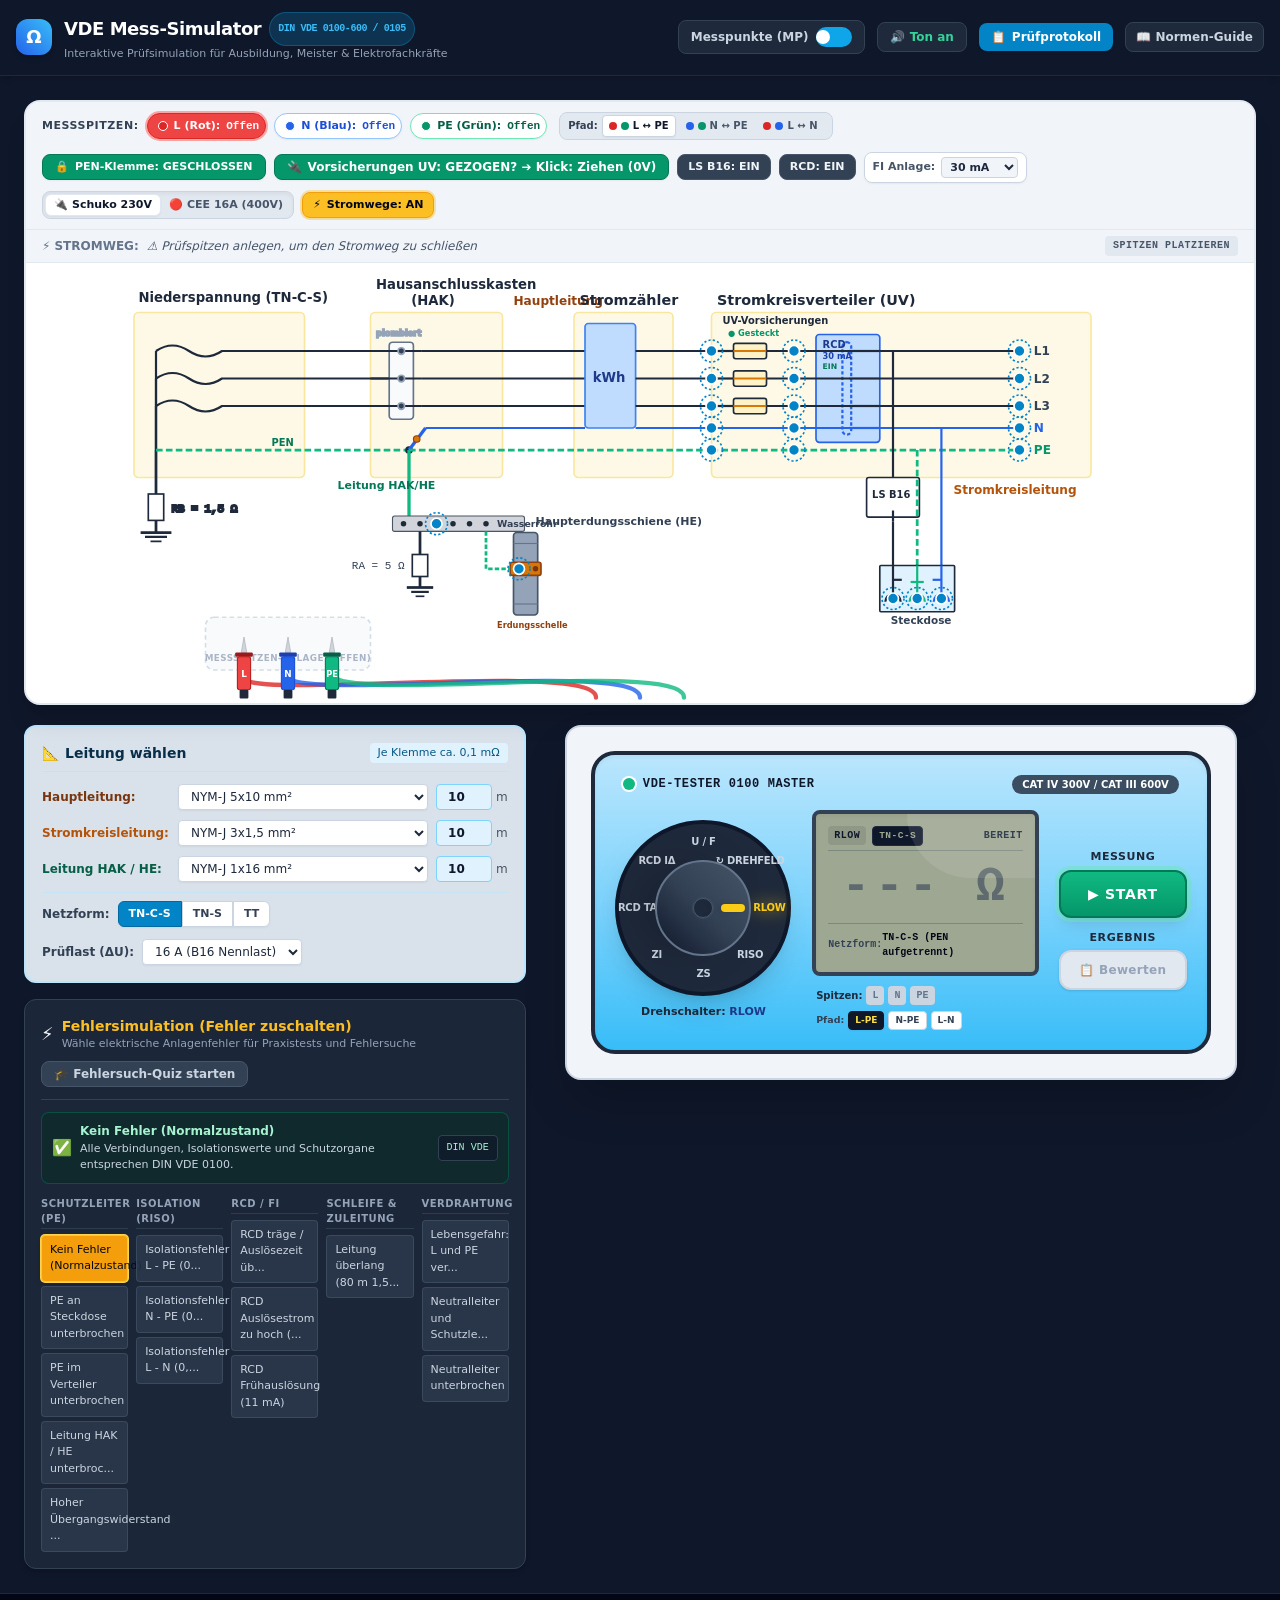
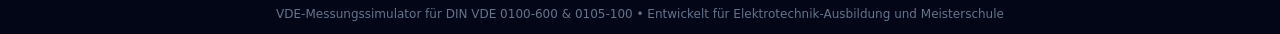
<file: public/vde/index.html>
<!doctype html>
<html lang="de">
  <head>
    <script type="module" crossorigin src="./assets/polyfills-BHfPNikV.js"></script>

    <meta charset="UTF-8" />
    <link rel="icon" type="image/svg+xml" href="data:image/svg+xml,<svg xmlns='http://www.w3.org/2000/svg' viewBox='0 0 100 100'><text y='.9em' font-size='90'>⚡</text></svg>" />
    <meta name="viewport" content="width=device-width, initial-scale=1.0" />
    <title>VDE Mess-Simulator 0100/0105 | Interaktives Prüflabor</title>
    <script type="module" crossorigin src="./assets/index-DnMtIAmY.js"></script>
    <link rel="stylesheet" crossorigin href="./assets/index-CaqwS4kN.css">
    <script type="module">import'data:text/javascript,if(!import.meta.resolve)throw Error("import.meta.resolve not supported")';import.meta.url;import("_").catch(()=>1);(async function*(){})().next();window.__vite_is_modern_browser=true</script>
    <script type="module">!function(){if(window.__vite_is_modern_browser)return;console.warn("vite: loading legacy chunks, syntax error above and the same error below should be ignored");var e=document.getElementById("vite-legacy-polyfill"),n=document.createElement("script");n.src=e.src,n.onload=function(){System.import(document.getElementById('vite-legacy-entry').getAttribute('data-src'))},document.body.appendChild(n)}();</script>
  </head>
  <body>
    <div id="root"></div>
    <script nomodule>!function(){var e=document,t=e.createElement("script");if(!("noModule"in t)&&"onbeforeload"in t){var n=!1;e.addEventListener("beforeload",(function(e){if(e.target===t)n=!0;else if(!e.target.hasAttribute("nomodule")||!n)return;e.preventDefault()}),!0),t.type="module",t.src=".",e.head.appendChild(t),t.remove()}}();</script>
    <script nomodule crossorigin id="vite-legacy-polyfill" src="./assets/polyfills-legacy-Czb-5ncu.js"></script>
    <script nomodule crossorigin id="vite-legacy-entry" data-src="./assets/index-legacy-0ul-Tb6W.js">System.import(document.getElementById('vite-legacy-entry').getAttribute('data-src'))</script>
  </body>
</html>
</file>
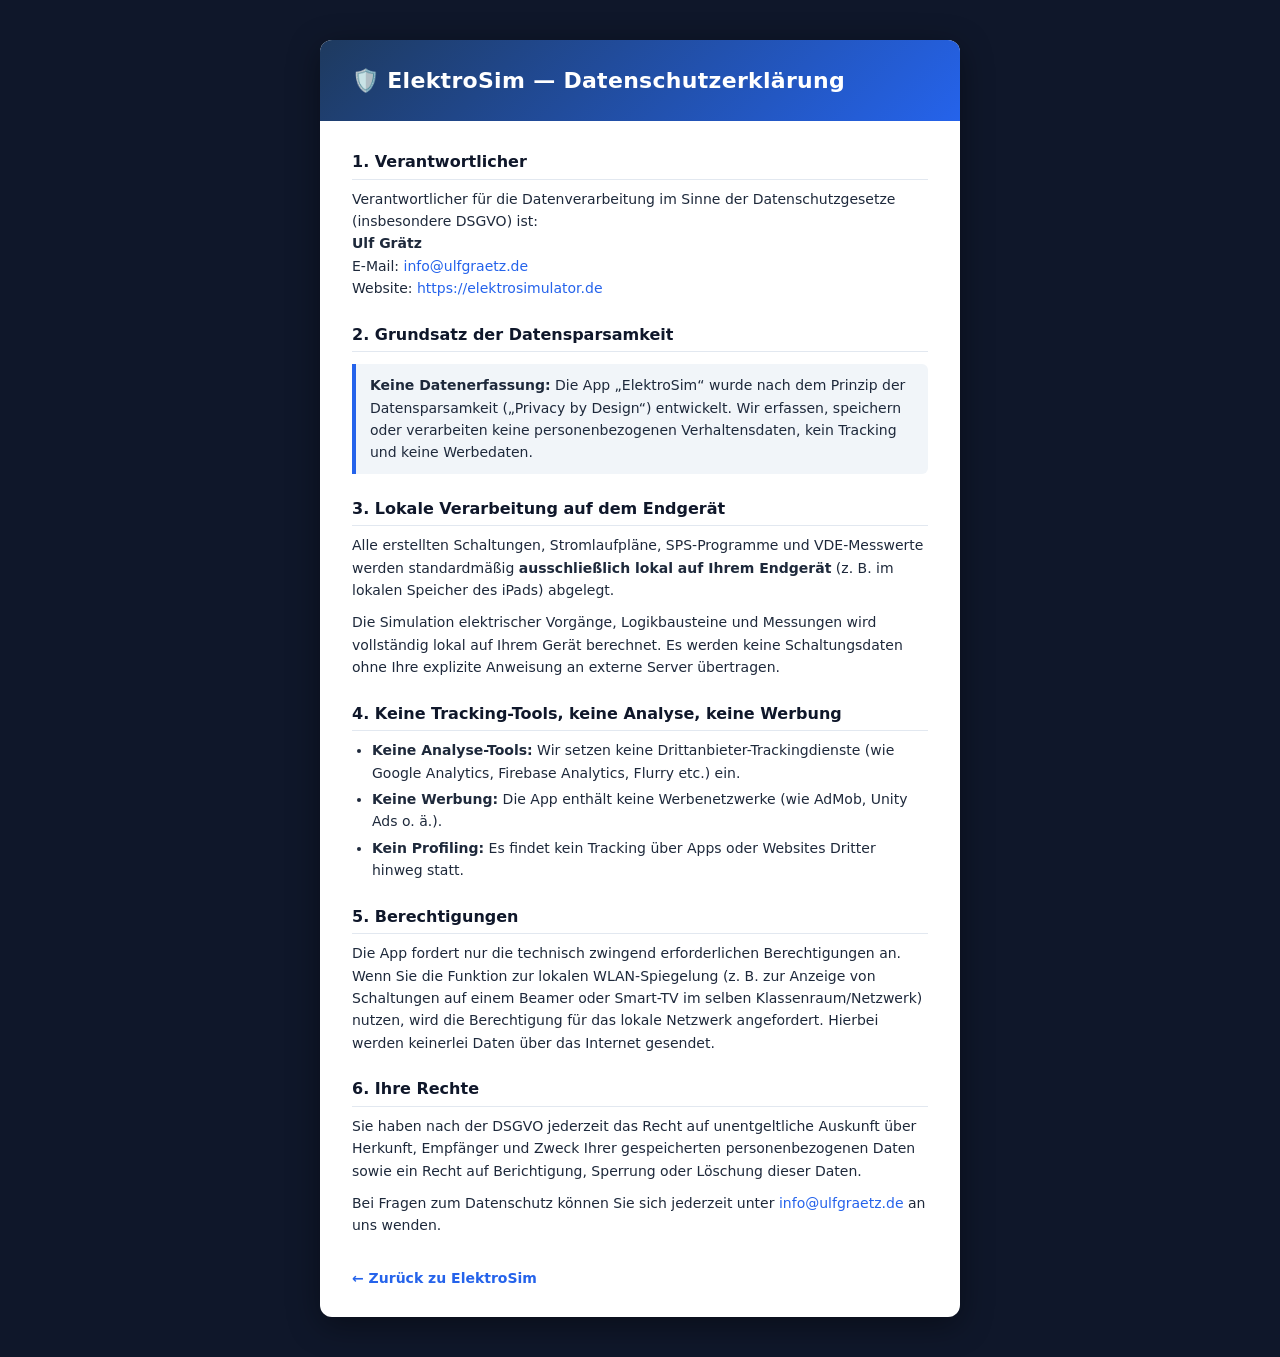
<file: public/datenschutz.html>
<!DOCTYPE html>
<html lang="de">
<head>
<meta charset="utf-8">
<meta name="viewport" content="width=device-width,initial-scale=1">
<title>ElektroSim — Datenschutzerklärung</title>
<style>
  *{box-sizing:border-box;margin:0;padding:0}
  body{font-family:'Segoe UI',system-ui,-apple-system,sans-serif;background:#0f172a;min-height:100vh;display:flex;align-items:center;justify-content:center;padding:40px 16px}
  .card{background:#fff;border-radius:12px;box-shadow:0 8px 32px rgba(0,0,0,.4);width:100%;max-width:640px;overflow:hidden}
  .card-header{background:linear-gradient(135deg,#1e3a5f,#2563eb);padding:28px 32px;color:#fff}
  .card-header h1{font-size:22px;font-weight:700;letter-spacing:.3px}
  .card-body{padding:28px 32px;color:#1e293b;line-height:1.6;font-size:14px}
  h2{font-size:16px;margin:22px 0 8px;color:#0f172a;border-bottom:1px solid #e2e8f0;padding-bottom:4px}
  h2:first-child{margin-top:0}
  p{margin-bottom:10px}
  ul{margin:8px 0 14px 20px}
  li{margin-bottom:4px}
  a{color:#2563eb;text-decoration:none}
  a:hover{text-decoration:underline}
  .highlight{background:#f1f5f9;border-left:4px solid #2563eb;padding:10px 14px;border-radius:0 6px 6px 0;margin:12px 0}
  .back{display:inline-block;margin-top:20px;font-size:14px;font-weight:600}
</style>
</head>
<body>
<div class="card">
  <div class="card-header">
    <h1>🛡️ ElektroSim — Datenschutzerklärung</h1>
  </div>
  <div class="card-body">
    <h2>1. Verantwortlicher</h2>
    <p>
      Verantwortlicher für die Datenverarbeitung im Sinne der Datenschutzgesetze (insbesondere DSGVO) ist:<br>
      <strong>Ulf Grätz</strong><br>
      E-Mail: <a href="mailto:info@ulfgraetz.de">info@ulfgraetz.de</a><br>
      Website: <a href="https://elektrosimulator.de">https://elektrosimulator.de</a>
    </p>

    <h2>2. Grundsatz der Datensparsamkeit</h2>
    <div class="highlight">
      <strong>Keine Datenerfassung:</strong> Die App „ElektroSim“ wurde nach dem Prinzip der Datensparsamkeit („Privacy by Design“) entwickelt. Wir erfassen, speichern oder verarbeiten keine personenbezogenen Verhaltensdaten, kein Tracking und keine Werbedaten.
    </div>

    <h2>3. Lokale Verarbeitung auf dem Endgerät</h2>
    <p>
      Alle erstellten Schaltungen, Stromlaufpläne, SPS-Programme und VDE-Messwerte werden standardmäßig <strong>ausschließlich lokal auf Ihrem Endgerät</strong> (z. B. im lokalen Speicher des iPads) abgelegt.
    </p>
    <p>
      Die Simulation elektrischer Vorgänge, Logikbausteine und Messungen wird vollständig lokal auf Ihrem Gerät berechnet. Es werden keine Schaltungsdaten ohne Ihre explizite Anweisung an externe Server übertragen.
    </p>

    <h2>4. Keine Tracking-Tools, keine Analyse, keine Werbung</h2>
    <ul>
      <li><strong>Keine Analyse-Tools:</strong> Wir setzen keine Drittanbieter-Trackingdienste (wie Google Analytics, Firebase Analytics, Flurry etc.) ein.</li>
      <li><strong>Keine Werbung:</strong> Die App enthält keine Werbenetzwerke (wie AdMob, Unity Ads o. ä.).</li>
      <li><strong>Kein Profiling:</strong> Es findet kein Tracking über Apps oder Websites Dritter hinweg statt.</li>
    </ul>

    <h2>5. Berechtigungen</h2>
    <p>
      Die App fordert nur die technisch zwingend erforderlichen Berechtigungen an. Wenn Sie die Funktion zur lokalen WLAN-Spiegelung (z. B. zur Anzeige von Schaltungen auf einem Beamer oder Smart-TV im selben Klassenraum/Netzwerk) nutzen, wird die Berechtigung für das lokale Netzwerk angefordert. Hierbei werden keinerlei Daten über das Internet gesendet.
    </p>

    <h2>6. Ihre Rechte</h2>
    <p>
      Sie haben nach der DSGVO jederzeit das Recht auf unentgeltliche Auskunft über Herkunft, Empfänger und Zweck Ihrer gespeicherten personenbezogenen Daten sowie ein Recht auf Berichtigung, Sperrung oder Löschung dieser Daten.
    </p>
    <p>
      Bei Fragen zum Datenschutz können Sie sich jederzeit unter <a href="mailto:info@ulfgraetz.de">info@ulfgraetz.de</a> an uns wenden.
    </p>

    <a class="back" href="https://elektrosimulator.de">← Zurück zu ElektroSim</a>
  </div>
</div>
</body>
</html>
</file>
<file: public/vde/assets/index-CaqwS4kN.css>
*,:before,:after,::backdrop{--tw-border-spacing-x:0;--tw-border-spacing-y:0;--tw-translate-x:0;--tw-translate-y:0;--tw-rotate:0;--tw-skew-x:0;--tw-skew-y:0;--tw-scale-x:1;--tw-scale-y:1;--tw-pan-x: ;--tw-pan-y: ;--tw-pinch-zoom: ;--tw-scroll-snap-strictness:proximity;--tw-gradient-from-position: ;--tw-gradient-via-position: ;--tw-gradient-to-position: ;--tw-ordinal: ;--tw-slashed-zero: ;--tw-numeric-figure: ;--tw-numeric-spacing: ;--tw-numeric-fraction: ;--tw-ring-inset: ;--tw-ring-offset-width:0px;--tw-ring-offset-color:#fff;--tw-ring-color:rgba(59,130,246,.5);--tw-ring-offset-shadow:0 0 transparent;--tw-ring-shadow:0 0 transparent;--tw-shadow:0 0 transparent;--tw-shadow-colored:0 0 transparent;--tw-blur: ;--tw-brightness: ;--tw-contrast: ;--tw-grayscale: ;--tw-hue-rotate: ;--tw-invert: ;--tw-saturate: ;--tw-sepia: ;--tw-drop-shadow: ;--tw-backdrop-blur: ;--tw-backdrop-brightness: ;--tw-backdrop-contrast: ;--tw-backdrop-grayscale: ;--tw-backdrop-hue-rotate: ;--tw-backdrop-invert: ;--tw-backdrop-opacity: ;--tw-backdrop-saturate: ;--tw-backdrop-sepia: ;--tw-contain-size: ;--tw-contain-layout: ;--tw-contain-paint: ;--tw-contain-style: }*,:before,:after{box-sizing:border-box;border:0 solid #e5e7eb}:before,:after{--tw-content:""}html,:host{-webkit-text-size-adjust:100%;tab-size:4;font-feature-settings:normal;font-variation-settings:normal;-webkit-tap-highlight-color:transparent;font-family:ui-sans-serif,system-ui,sans-serif,Apple Color Emoji,Segoe UI Emoji,Segoe UI Symbol,Noto Color Emoji;line-height:1.5}body{line-height:inherit;margin:0}hr{height:0;color:inherit;border-top-width:1px}abbr:where([title]){text-decoration:underline dotted}h1,h2,h3,h4,h5,h6{font-size:inherit;font-weight:inherit}a{color:inherit;text-decoration:inherit}b,strong{font-weight:bolder}code,kbd,samp,pre{font-feature-settings:normal;font-variation-settings:normal;font-family:ui-monospace,SFMono-Regular,Menlo,Monaco,Consolas,Liberation Mono,Courier New,monospace;font-size:1em}small{font-size:80%}sub,sup{vertical-align:baseline;font-size:75%;line-height:0;position:relative}sub{bottom:-.25em}sup{top:-.5em}table{text-indent:0;border-color:inherit;border-collapse:collapse}button,input,optgroup,select,textarea{font-feature-settings:inherit;font-variation-settings:inherit;font-family:inherit;font-size:100%;font-weight:inherit;line-height:inherit;letter-spacing:inherit;color:inherit;margin:0;padding:0}button,select{text-transform:none}button{-webkit-appearance:button;background-color:transparent;background-image:none}input:where([type=button]){-webkit-appearance:button;background-color:transparent;background-image:none}input:where([type=reset]){-webkit-appearance:button;background-color:transparent;background-image:none}input:where([type=submit]){-webkit-appearance:button;background-color:transparent;background-image:none}:-moz-focusring{outline:auto}:-moz-ui-invalid{box-shadow:none}progress{vertical-align:baseline}::-webkit-inner-spin-button{height:auto}::-webkit-outer-spin-button{height:auto}[type=search]{-webkit-appearance:textfield;outline-offset:-2px}::-webkit-search-decoration{-webkit-appearance:none}::-webkit-file-upload-button{-webkit-appearance:button;font:inherit}summary{display:list-item}blockquote,dl,dd,h1,h2,h3,h4,h5,h6,hr,figure,p,pre{margin:0}fieldset{margin:0;padding:0}legend{padding:0}ol,ul,menu{margin:0;padding:0;list-style:none}dialog{padding:0}textarea{resize:vertical}input::-moz-placeholder{opacity:1;color:#9ca3af}textarea::-moz-placeholder{opacity:1;color:#9ca3af}input::placeholder,textarea::placeholder{opacity:1;color:#9ca3af}button,[role=button]{cursor:pointer}:disabled{cursor:default}img,svg,video,canvas,audio,iframe,embed,object{vertical-align:middle;display:block}img,video{max-width:100%;height:auto}[hidden]:where(:not([hidden=until-found])){display:none}body{--tw-bg-opacity:1;background-color:rgba(15,23,42,var(--tw-bg-opacity,1));--tw-text-opacity:1;min-height:100vh;color:rgba(241,245,249,var(--tw-text-opacity,1));-webkit-font-smoothing:antialiased;-moz-osx-font-smoothing:grayscale;margin:0;padding:0;font-family:ui-sans-serif,system-ui,sans-serif,Apple Color Emoji,Segoe UI Emoji,Segoe UI Symbol,Noto Color Emoji}.pointer-events-none{pointer-events:none}.fixed{position:fixed}.absolute{position:absolute}.relative{position:relative}.inset-0{top:0;bottom:0;left:0;right:0}.right-0{right:0}.right-2{right:.5rem}.top-0{top:0}.top-1{top:.25rem}.top-2{top:.5rem}.z-50{z-index:50}.mx-auto{margin-left:auto;margin-right:auto}.mb-1{margin-bottom:.25rem}.mb-3{margin-bottom:.75rem}.mb-4{margin-bottom:1rem}.ml-1{margin-left:.25rem}.mt-0\.5{margin-top:.125rem}.mt-1{margin-top:.25rem}.mt-2{margin-top:.5rem}.mt-2\.5{margin-top:.625rem}.mt-4{margin-top:1rem}.block{display:block}.inline-block{display:inline-block}.flex{display:flex}.inline-flex{display:inline-flex}.table{display:table}.grid{display:grid}.h-10{height:2.5rem}.h-16{height:4rem}.h-2{height:.5rem}.h-2\.5{height:.625rem}.h-24{height:6rem}.h-3{height:.75rem}.h-3\.5{height:.875rem}.h-44{height:11rem}.h-5{height:1.25rem}.h-6{height:1.5rem}.h-7{height:1.75rem}.h-8{height:2rem}.h-9{height:2.25rem}.h-auto{height:auto}.max-h-64{max-height:16rem}.max-h-\[90vh\]{max-height:90vh}.min-h-\[165px\]{min-height:165px}.min-h-screen{min-height:100vh}.w-14{width:3.5rem}.w-2{width:.5rem}.w-2\.5{width:.625rem}.w-24{width:6rem}.w-3{width:.75rem}.w-3\.5{width:.875rem}.w-32{width:8rem}.w-44{width:11rem}.w-5{width:1.25rem}.w-8{width:2rem}.w-9{width:2.25rem}.w-full{width:100%}.min-w-\[800px\]{min-width:800px}.max-w-2xl{max-width:42rem}.max-w-3xl{max-width:48rem}.max-w-4xl{max-width:56rem}.max-w-7xl{max-width:80rem}.max-w-lg{max-width:32rem}.max-w-xl{max-width:36rem}.flex-1{flex:1}.shrink-0{flex-shrink:0}.border-collapse{border-collapse:collapse}.translate-x-1{--tw-translate-x:.25rem;transform:translate(var(--tw-translate-x), var(--tw-translate-y)) rotate(var(--tw-rotate)) skewX(var(--tw-skew-x)) skewY(var(--tw-skew-y)) scaleX(var(--tw-scale-x)) scaleY(var(--tw-scale-y))}.scale-110{--tw-scale-x:1.1;--tw-scale-y:1.1;transform:translate(var(--tw-translate-x), var(--tw-translate-y)) rotate(var(--tw-rotate)) skewX(var(--tw-skew-x)) skewY(var(--tw-skew-y)) scaleX(var(--tw-scale-x)) scaleY(var(--tw-scale-y))}.transform{transform:translate(var(--tw-translate-x), var(--tw-translate-y)) rotate(var(--tw-rotate)) skewX(var(--tw-skew-x)) skewY(var(--tw-skew-y)) scaleX(var(--tw-scale-x)) scaleY(var(--tw-scale-y))}@keyframes bounce{0%,to{animation-timing-function:cubic-bezier(.8,0,1,1);transform:translateY(-25%)}50%{animation-timing-function:cubic-bezier(0,0,.2,1);transform:none}}.animate-bounce{animation:1s infinite bounce}@keyframes pulse{50%{opacity:.5}}.animate-pulse{animation:2s cubic-bezier(.4,0,.6,1) infinite pulse}.cursor-grab{cursor:grab}.cursor-not-allowed{cursor:not-allowed}.cursor-pointer{cursor:pointer}.touch-none{touch-action:none}.select-none{user-select:none}.grid-cols-1{grid-template-columns:repeat(1,minmax(0,1fr))}.grid-cols-2{grid-template-columns:repeat(2,minmax(0,1fr))}.grid-cols-3{grid-template-columns:repeat(3,minmax(0,1fr))}.flex-col{flex-direction:column}.flex-wrap{flex-wrap:wrap}.items-start{align-items:flex-start}.items-center{align-items:center}.items-baseline{align-items:baseline}.justify-end{justify-content:flex-end}.justify-center{justify-content:center}.justify-between{justify-content:space-between}.gap-1{gap:.25rem}.gap-1\.5{gap:.375rem}.gap-2{gap:.5rem}.gap-3{gap:.75rem}.gap-4{gap:1rem}.gap-5{gap:1.25rem}.space-x-1>:not([hidden])~:not([hidden]){--tw-space-x-reverse:0;margin-right:calc(.25rem * var(--tw-space-x-reverse));margin-left:calc(.25rem * calc(1 - var(--tw-space-x-reverse)))}.space-y-1>:not([hidden])~:not([hidden]){--tw-space-y-reverse:0;margin-top:calc(.25rem * calc(1 - var(--tw-space-y-reverse)));margin-bottom:calc(.25rem * var(--tw-space-y-reverse))}.space-y-1\.5>:not([hidden])~:not([hidden]){--tw-space-y-reverse:0;margin-top:calc(.375rem * calc(1 - var(--tw-space-y-reverse)));margin-bottom:calc(.375rem * var(--tw-space-y-reverse))}.space-y-2>:not([hidden])~:not([hidden]){--tw-space-y-reverse:0;margin-top:calc(.5rem * calc(1 - var(--tw-space-y-reverse)));margin-bottom:calc(.5rem * var(--tw-space-y-reverse))}.space-y-2\.5>:not([hidden])~:not([hidden]){--tw-space-y-reverse:0;margin-top:calc(.625rem * calc(1 - var(--tw-space-y-reverse)));margin-bottom:calc(.625rem * var(--tw-space-y-reverse))}.space-y-3>:not([hidden])~:not([hidden]){--tw-space-y-reverse:0;margin-top:calc(.75rem * calc(1 - var(--tw-space-y-reverse)));margin-bottom:calc(.75rem * var(--tw-space-y-reverse))}.space-y-4>:not([hidden])~:not([hidden]){--tw-space-y-reverse:0;margin-top:calc(1rem * calc(1 - var(--tw-space-y-reverse)));margin-bottom:calc(1rem * var(--tw-space-y-reverse))}.space-y-5>:not([hidden])~:not([hidden]){--tw-space-y-reverse:0;margin-top:calc(1.25rem * calc(1 - var(--tw-space-y-reverse)));margin-bottom:calc(1.25rem * var(--tw-space-y-reverse))}.divide-y>:not([hidden])~:not([hidden]){--tw-divide-y-reverse:0;border-top-width:calc(1px * calc(1 - var(--tw-divide-y-reverse)));border-bottom-width:calc(1px * var(--tw-divide-y-reverse))}.divide-slate-200>:not([hidden])~:not([hidden]){--tw-divide-opacity:1;border-color:rgba(226,232,240,var(--tw-divide-opacity,1))}.overflow-hidden{overflow:hidden}.overflow-x-auto{overflow-x:auto}.overflow-y-auto{overflow-y:auto}.rounded{border-radius:.25rem}.rounded-2xl{border-radius:1rem}.rounded-3xl{border-radius:1.5rem}.rounded-full{border-radius:9999px}.rounded-lg{border-radius:.5rem}.rounded-md{border-radius:.375rem}.rounded-xl{border-radius:.75rem}.rounded-bl-full{border-bottom-left-radius:9999px}.border{border-width:1px}.border-2{border-width:2px}.border-4{border-width:4px}.border-b{border-bottom-width:1px}.border-t{border-top-width:1px}.border-amber-200{--tw-border-opacity:1;border-color:rgba(253,230,138,var(--tw-border-opacity,1))}.border-amber-500{--tw-border-opacity:1;border-color:rgba(245,158,11,var(--tw-border-opacity,1))}.border-amber-600{--tw-border-opacity:1;border-color:rgba(217,119,6,var(--tw-border-opacity,1))}.border-amber-600\/60{border-color:rgba(217,119,6,.6)}.border-amber-800{--tw-border-opacity:1;border-color:rgba(146,64,14,var(--tw-border-opacity,1))}.border-amber-800\/60{border-color:rgba(146,64,14,.6)}.border-amber-900{--tw-border-opacity:1;border-color:rgba(120,53,15,var(--tw-border-opacity,1))}.border-blue-300{--tw-border-opacity:1;border-color:rgba(147,197,253,var(--tw-border-opacity,1))}.border-blue-700{--tw-border-opacity:1;border-color:rgba(29,78,216,var(--tw-border-opacity,1))}.border-blue-800{--tw-border-opacity:1;border-color:rgba(30,64,175,var(--tw-border-opacity,1))}.border-emerald-300{--tw-border-opacity:1;border-color:rgba(110,231,183,var(--tw-border-opacity,1))}.border-emerald-500{--tw-border-opacity:1;border-color:rgba(16,185,129,var(--tw-border-opacity,1))}.border-emerald-700{--tw-border-opacity:1;border-color:rgba(4,120,87,var(--tw-border-opacity,1))}.border-emerald-700\/50{border-color:rgba(4,120,87,.5)}.border-emerald-700\/60{border-color:rgba(4,120,87,.6)}.border-emerald-800{--tw-border-opacity:1;border-color:rgba(6,95,70,var(--tw-border-opacity,1))}.border-emerald-900{--tw-border-opacity:1;border-color:rgba(6,78,59,var(--tw-border-opacity,1))}.border-purple-400{--tw-border-opacity:1;border-color:rgba(192,132,252,var(--tw-border-opacity,1))}.border-purple-500{--tw-border-opacity:1;border-color:rgba(168,85,247,var(--tw-border-opacity,1))}.border-purple-600\/60{border-color:rgba(147,51,234,.6)}.border-red-300{--tw-border-opacity:1;border-color:rgba(252,165,165,var(--tw-border-opacity,1))}.border-red-500{--tw-border-opacity:1;border-color:rgba(239,68,68,var(--tw-border-opacity,1))}.border-red-600{--tw-border-opacity:1;border-color:rgba(220,38,38,var(--tw-border-opacity,1))}.border-red-700{--tw-border-opacity:1;border-color:rgba(185,28,28,var(--tw-border-opacity,1))}.border-red-700\/60{border-color:rgba(185,28,28,.6)}.border-red-800{--tw-border-opacity:1;border-color:rgba(153,27,27,var(--tw-border-opacity,1))}.border-sky-200{--tw-border-opacity:1;border-color:rgba(186,230,253,var(--tw-border-opacity,1))}.border-sky-200\/60{border-color:rgba(186,230,253,.6)}.border-sky-300{--tw-border-opacity:1;border-color:rgba(125,211,252,var(--tw-border-opacity,1))}.border-sky-500\/30{border-color:rgba(14,165,233,.3)}.border-sky-700{--tw-border-opacity:1;border-color:rgba(3,105,161,var(--tw-border-opacity,1))}.border-sky-800{--tw-border-opacity:1;border-color:rgba(7,89,133,var(--tw-border-opacity,1))}.border-slate-200{--tw-border-opacity:1;border-color:rgba(226,232,240,var(--tw-border-opacity,1))}.border-slate-300{--tw-border-opacity:1;border-color:rgba(203,213,225,var(--tw-border-opacity,1))}.border-slate-300\/80{border-color:rgba(203,213,225,.8)}.border-slate-400{--tw-border-opacity:1;border-color:rgba(148,163,184,var(--tw-border-opacity,1))}.border-slate-500{--tw-border-opacity:1;border-color:rgba(100,116,139,var(--tw-border-opacity,1))}.border-slate-600{--tw-border-opacity:1;border-color:rgba(71,85,105,var(--tw-border-opacity,1))}.border-slate-600\/50{border-color:rgba(71,85,105,.5)}.border-slate-600\/60{border-color:rgba(71,85,105,.6)}.border-slate-700{--tw-border-opacity:1;border-color:rgba(51,65,85,var(--tw-border-opacity,1))}.border-slate-700\/30{border-color:rgba(51,65,85,.3)}.border-slate-700\/60{border-color:rgba(51,65,85,.6)}.border-slate-700\/80{border-color:rgba(51,65,85,.8)}.border-slate-800{--tw-border-opacity:1;border-color:rgba(30,41,59,var(--tw-border-opacity,1))}.border-slate-900{--tw-border-opacity:1;border-color:rgba(15,23,42,var(--tw-border-opacity,1))}.border-white{--tw-border-opacity:1;border-color:rgba(255,255,255,var(--tw-border-opacity,1))}.border-yellow-400{--tw-border-opacity:1;border-color:rgba(250,204,21,var(--tw-border-opacity,1))}.bg-\[\#9EA792\]{--tw-bg-opacity:1;background-color:rgba(158,167,146,var(--tw-bg-opacity,1))}.bg-amber-200\/80{background-color:rgba(253,230,138,.8)}.bg-amber-400{--tw-bg-opacity:1;background-color:rgba(251,191,36,var(--tw-bg-opacity,1))}.bg-amber-50{--tw-bg-opacity:1;background-color:rgba(255,251,235,var(--tw-bg-opacity,1))}.bg-amber-500{--tw-bg-opacity:1;background-color:rgba(245,158,11,var(--tw-bg-opacity,1))}.bg-amber-800{--tw-bg-opacity:1;background-color:rgba(146,64,14,var(--tw-bg-opacity,1))}.bg-amber-950{--tw-bg-opacity:1;background-color:rgba(69,26,3,var(--tw-bg-opacity,1))}.bg-amber-950\/40{background-color:rgba(69,26,3,.4)}.bg-amber-950\/60{background-color:rgba(69,26,3,.6)}.bg-amber-950\/80{background-color:rgba(69,26,3,.8)}.bg-blue-50{--tw-bg-opacity:1;background-color:rgba(239,246,255,var(--tw-bg-opacity,1))}.bg-blue-600{--tw-bg-opacity:1;background-color:rgba(37,99,235,var(--tw-bg-opacity,1))}.bg-blue-950\/80{background-color:rgba(23,37,84,.8)}.bg-emerald-100{--tw-bg-opacity:1;background-color:rgba(209,250,229,var(--tw-bg-opacity,1))}.bg-emerald-50{--tw-bg-opacity:1;background-color:rgba(236,253,245,var(--tw-bg-opacity,1))}.bg-emerald-500{--tw-bg-opacity:1;background-color:rgba(16,185,129,var(--tw-bg-opacity,1))}.bg-emerald-600{--tw-bg-opacity:1;background-color:rgba(5,150,105,var(--tw-bg-opacity,1))}.bg-emerald-800{--tw-bg-opacity:1;background-color:rgba(6,95,70,var(--tw-bg-opacity,1))}.bg-emerald-950\/50{background-color:rgba(2,44,34,.5)}.bg-emerald-950\/80{background-color:rgba(2,44,34,.8)}.bg-purple-600{--tw-bg-opacity:1;background-color:rgba(147,51,234,var(--tw-bg-opacity,1))}.bg-purple-700{--tw-bg-opacity:1;background-color:rgba(126,34,206,var(--tw-bg-opacity,1))}.bg-purple-950\/60{background-color:rgba(59,7,100,.6)}.bg-purple-950\/80{background-color:rgba(59,7,100,.8)}.bg-red-100{--tw-bg-opacity:1;background-color:rgba(254,226,226,var(--tw-bg-opacity,1))}.bg-red-200{--tw-bg-opacity:1;background-color:rgba(254,202,202,var(--tw-bg-opacity,1))}.bg-red-50{--tw-bg-opacity:1;background-color:rgba(254,242,242,var(--tw-bg-opacity,1))}.bg-red-500{--tw-bg-opacity:1;background-color:rgba(239,68,68,var(--tw-bg-opacity,1))}.bg-red-600{--tw-bg-opacity:1;background-color:rgba(220,38,38,var(--tw-bg-opacity,1))}.bg-red-900\/50{background-color:rgba(127,29,29,.5)}.bg-red-950\/80{background-color:rgba(69,10,10,.8)}.bg-sky-100{--tw-bg-opacity:1;background-color:rgba(224,242,254,var(--tw-bg-opacity,1))}.bg-sky-50\/90{background-color:rgba(240,249,255,.9)}.bg-sky-500{--tw-bg-opacity:1;background-color:rgba(14,165,233,var(--tw-bg-opacity,1))}.bg-sky-500\/20{background-color:rgba(14,165,233,.2)}.bg-sky-600{--tw-bg-opacity:1;background-color:rgba(2,132,199,var(--tw-bg-opacity,1))}.bg-sky-950{--tw-bg-opacity:1;background-color:rgba(8,47,73,var(--tw-bg-opacity,1))}.bg-sky-950\/80{background-color:rgba(8,47,73,.8)}.bg-slate-100{--tw-bg-opacity:1;background-color:rgba(241,245,249,var(--tw-bg-opacity,1))}.bg-slate-200{--tw-bg-opacity:1;background-color:rgba(226,232,240,var(--tw-bg-opacity,1))}.bg-slate-200\/80{background-color:rgba(226,232,240,.8)}.bg-slate-200\/90{background-color:rgba(226,232,240,.9)}.bg-slate-300{--tw-bg-opacity:1;background-color:rgba(203,213,225,var(--tw-bg-opacity,1))}.bg-slate-400{--tw-bg-opacity:1;background-color:rgba(148,163,184,var(--tw-bg-opacity,1))}.bg-slate-50{--tw-bg-opacity:1;background-color:rgba(248,250,252,var(--tw-bg-opacity,1))}.bg-slate-700{--tw-bg-opacity:1;background-color:rgba(51,65,85,var(--tw-bg-opacity,1))}.bg-slate-700\/60{background-color:rgba(51,65,85,.6)}.bg-slate-800{--tw-bg-opacity:1;background-color:rgba(30,41,59,var(--tw-bg-opacity,1))}.bg-slate-800\/40{background-color:rgba(30,41,59,.4)}.bg-slate-800\/60{background-color:rgba(30,41,59,.6)}.bg-slate-800\/80{background-color:rgba(30,41,59,.8)}.bg-slate-800\/90{background-color:rgba(30,41,59,.9)}.bg-slate-900{--tw-bg-opacity:1;background-color:rgba(15,23,42,var(--tw-bg-opacity,1))}.bg-slate-900\/10{background-color:rgba(15,23,42,.1)}.bg-slate-900\/60{background-color:rgba(15,23,42,.6)}.bg-slate-900\/80{background-color:rgba(15,23,42,.8)}.bg-slate-950{--tw-bg-opacity:1;background-color:rgba(2,6,23,var(--tw-bg-opacity,1))}.bg-slate-950\/80{background-color:rgba(2,6,23,.8)}.bg-slate-950\/85{background-color:rgba(2,6,23,.85)}.bg-white{--tw-bg-opacity:1;background-color:rgba(255,255,255,var(--tw-bg-opacity,1))}.bg-white\/10{background-color:rgba(255,255,255,.1)}.bg-white\/90{background-color:rgba(255,255,255,.9)}.bg-yellow-400{--tw-bg-opacity:1;background-color:rgba(250,204,21,var(--tw-bg-opacity,1))}.bg-yellow-500{--tw-bg-opacity:1;background-color:rgba(234,179,8,var(--tw-bg-opacity,1))}.bg-gradient-to-b{background-image:linear-gradient(to bottom, var(--tw-gradient-stops))}.bg-gradient-to-br{background-image:linear-gradient(to bottom right, var(--tw-gradient-stops))}.bg-gradient-to-r{background-image:linear-gradient(to right, var(--tw-gradient-stops))}.bg-gradient-to-tr{background-image:linear-gradient(to top right, var(--tw-gradient-stops))}.from-blue-600{--tw-gradient-from:#2563eb var(--tw-gradient-from-position);--tw-gradient-to:rgba(37,99,235,0) var(--tw-gradient-to-position);--tw-gradient-stops:var(--tw-gradient-from), var(--tw-gradient-to)}.from-emerald-500{--tw-gradient-from:#10b981 var(--tw-gradient-from-position);--tw-gradient-to:rgba(16,185,129,0) var(--tw-gradient-to-position);--tw-gradient-stops:var(--tw-gradient-from), var(--tw-gradient-to)}.from-purple-900{--tw-gradient-from:#581c87 var(--tw-gradient-from-position);--tw-gradient-to:rgba(88,28,135,0) var(--tw-gradient-to-position);--tw-gradient-stops:var(--tw-gradient-from), var(--tw-gradient-to)}.from-sky-200{--tw-gradient-from:#bae6fd var(--tw-gradient-from-position);--tw-gradient-to:rgba(186,230,253,0) var(--tw-gradient-to-position);--tw-gradient-stops:var(--tw-gradient-from), var(--tw-gradient-to)}.from-slate-600{--tw-gradient-from:#475569 var(--tw-gradient-from-position);--tw-gradient-to:rgba(71,85,105,0) var(--tw-gradient-to-position);--tw-gradient-stops:var(--tw-gradient-from), var(--tw-gradient-to)}.from-white{--tw-gradient-from:#fff var(--tw-gradient-from-position);--tw-gradient-to:rgba(255,255,255,0) var(--tw-gradient-to-position);--tw-gradient-stops:var(--tw-gradient-from), var(--tw-gradient-to)}.via-sky-300{--tw-gradient-to:rgba(125,211,252,0) var(--tw-gradient-to-position);--tw-gradient-stops:var(--tw-gradient-from), #7dd3fc var(--tw-gradient-via-position), var(--tw-gradient-to)}.via-slate-700{--tw-gradient-to:rgba(51,65,85,0) var(--tw-gradient-to-position);--tw-gradient-stops:var(--tw-gradient-from), #334155 var(--tw-gradient-via-position), var(--tw-gradient-to)}.to-emerald-600{--tw-gradient-to:#059669 var(--tw-gradient-to-position)}.to-indigo-900{--tw-gradient-to:#312e81 var(--tw-gradient-to-position)}.to-sky-400{--tw-gradient-to:#38bdf8 var(--tw-gradient-to-position)}.to-slate-100{--tw-gradient-to:#f1f5f9 var(--tw-gradient-to-position)}.to-slate-900{--tw-gradient-to:#0f172a var(--tw-gradient-to-position)}.fill-amber-700{fill:#b45309}.fill-amber-800{fill:#92400e}.fill-blue-600{fill:#2563eb}.fill-blue-700{fill:#1d4ed8}.fill-blue-800{fill:#1e40af}.fill-blue-900{fill:#1e3a8a}.fill-emerald-600{fill:#059669}.fill-emerald-700{fill:#047857}.fill-emerald-800{fill:#065f46}.fill-red-500{fill:#ef4444}.fill-red-600{fill:#dc2626}.fill-red-700{fill:#b91c1c}.fill-slate-400{fill:#94a3b8}.fill-slate-500{fill:#64748b}.fill-slate-600{fill:#475569}.fill-slate-700{fill:#334155}.fill-slate-800{fill:#1e293b}.fill-white{fill:#fff}.p-0\.5{padding:.125rem}.p-1{padding:.25rem}.p-1\.5{padding:.375rem}.p-2{padding:.5rem}.p-2\.5{padding:.625rem}.p-3{padding:.75rem}.p-3\.5{padding:.875rem}.p-4{padding:1rem}.p-5{padding:1.25rem}.p-6{padding:1.5rem}.px-1{padding-left:.25rem;padding-right:.25rem}.px-1\.5{padding-left:.375rem;padding-right:.375rem}.px-2{padding-left:.5rem;padding-right:.5rem}.px-2\.5{padding-left:.625rem;padding-right:.625rem}.px-3{padding-left:.75rem;padding-right:.75rem}.px-4{padding-left:1rem;padding-right:1rem}.px-5{padding-left:1.25rem;padding-right:1.25rem}.py-0\.5{padding-top:.125rem;padding-bottom:.125rem}.py-1{padding-top:.25rem;padding-bottom:.25rem}.py-1\.5{padding-top:.375rem;padding-bottom:.375rem}.py-12{padding-top:3rem;padding-bottom:3rem}.py-2{padding-top:.5rem;padding-bottom:.5rem}.py-2\.5{padding-top:.625rem;padding-bottom:.625rem}.py-3{padding-top:.75rem;padding-bottom:.75rem}.pb-0\.5{padding-bottom:.125rem}.pb-1{padding-bottom:.25rem}.pb-2{padding-bottom:.5rem}.pb-3{padding-bottom:.75rem}.pl-2\.5{padding-left:.625rem}.pr-1{padding-right:.25rem}.pr-1\.5{padding-right:.375rem}.pt-1\.5{padding-top:.375rem}.pt-2{padding-top:.5rem}.text-left{text-align:left}.text-center{text-align:center}.font-mono{font-family:ui-monospace,SFMono-Regular,Menlo,Monaco,Consolas,Liberation Mono,Courier New,monospace}.font-sans{font-family:ui-sans-serif,system-ui,sans-serif,Apple Color Emoji,Segoe UI Emoji,Segoe UI Symbol,Noto Color Emoji}.text-2xl{font-size:1.5rem;line-height:2rem}.text-3xl{font-size:1.875rem;line-height:2.25rem}.text-4xl{font-size:2.25rem;line-height:2.5rem}.text-\[10px\]{font-size:10px}.text-\[11px\]{font-size:11px}.text-\[12px\]{font-size:12px}.text-\[13px\]{font-size:13px}.text-\[6px\]{font-size:6px}.text-\[7\.5px\]{font-size:7.5px}.text-\[7px\]{font-size:7px}.text-\[8\.5px\]{font-size:8.5px}.text-\[8px\]{font-size:8px}.text-\[9\.5px\]{font-size:9.5px}.text-\[9px\]{font-size:9px}.text-base{font-size:1rem;line-height:1.5rem}.text-lg{font-size:1.125rem;line-height:1.75rem}.text-sm{font-size:.875rem;line-height:1.25rem}.text-xl{font-size:1.25rem;line-height:1.75rem}.text-xs{font-size:.75rem;line-height:1rem}.font-black{font-weight:900}.font-bold{font-weight:700}.font-extrabold{font-weight:800}.font-medium{font-weight:500}.font-semibold{font-weight:600}.uppercase{text-transform:uppercase}.italic{font-style:italic}.leading-none{line-height:1}.leading-relaxed{line-height:1.625}.tracking-tight{letter-spacing:-.025em}.tracking-tighter{letter-spacing:-.05em}.tracking-wide{letter-spacing:.025em}.tracking-wider{letter-spacing:.05em}.tracking-widest{letter-spacing:.1em}.text-\[\#9EA792\]{--tw-text-opacity:1;color:rgba(158,167,146,var(--tw-text-opacity,1))}.text-amber-100{--tw-text-opacity:1;color:rgba(254,243,199,var(--tw-text-opacity,1))}.text-amber-200{--tw-text-opacity:1;color:rgba(253,230,138,var(--tw-text-opacity,1))}.text-amber-300{--tw-text-opacity:1;color:rgba(252,211,77,var(--tw-text-opacity,1))}.text-amber-400{--tw-text-opacity:1;color:rgba(251,191,36,var(--tw-text-opacity,1))}.text-amber-700{--tw-text-opacity:1;color:rgba(180,83,9,var(--tw-text-opacity,1))}.text-amber-900{--tw-text-opacity:1;color:rgba(120,53,15,var(--tw-text-opacity,1))}.text-amber-950{--tw-text-opacity:1;color:rgba(69,26,3,var(--tw-text-opacity,1))}.text-blue-300{--tw-text-opacity:1;color:rgba(147,197,253,var(--tw-text-opacity,1))}.text-blue-700{--tw-text-opacity:1;color:rgba(29,78,216,var(--tw-text-opacity,1))}.text-blue-800{--tw-text-opacity:1;color:rgba(30,64,175,var(--tw-text-opacity,1))}.text-blue-900{--tw-text-opacity:1;color:rgba(30,58,138,var(--tw-text-opacity,1))}.text-emerald-100{--tw-text-opacity:1;color:rgba(209,250,229,var(--tw-text-opacity,1))}.text-emerald-200{--tw-text-opacity:1;color:rgba(167,243,208,var(--tw-text-opacity,1))}.text-emerald-300{--tw-text-opacity:1;color:rgba(110,231,183,var(--tw-text-opacity,1))}.text-emerald-400{--tw-text-opacity:1;color:rgba(52,211,153,var(--tw-text-opacity,1))}.text-emerald-800{--tw-text-opacity:1;color:rgba(6,95,70,var(--tw-text-opacity,1))}.text-emerald-900{--tw-text-opacity:1;color:rgba(6,78,59,var(--tw-text-opacity,1))}.text-purple-100{--tw-text-opacity:1;color:rgba(243,232,255,var(--tw-text-opacity,1))}.text-purple-200{--tw-text-opacity:1;color:rgba(233,213,255,var(--tw-text-opacity,1))}.text-red-100{--tw-text-opacity:1;color:rgba(254,226,226,var(--tw-text-opacity,1))}.text-red-200{--tw-text-opacity:1;color:rgba(254,202,202,var(--tw-text-opacity,1))}.text-red-300{--tw-text-opacity:1;color:rgba(252,165,165,var(--tw-text-opacity,1))}.text-red-400{--tw-text-opacity:1;color:rgba(248,113,113,var(--tw-text-opacity,1))}.text-red-600{--tw-text-opacity:1;color:rgba(220,38,38,var(--tw-text-opacity,1))}.text-red-700{--tw-text-opacity:1;color:rgba(185,28,28,var(--tw-text-opacity,1))}.text-red-800{--tw-text-opacity:1;color:rgba(153,27,27,var(--tw-text-opacity,1))}.text-red-900{--tw-text-opacity:1;color:rgba(127,29,29,var(--tw-text-opacity,1))}.text-sky-300{--tw-text-opacity:1;color:rgba(125,211,252,var(--tw-text-opacity,1))}.text-sky-400{--tw-text-opacity:1;color:rgba(56,189,248,var(--tw-text-opacity,1))}.text-sky-800{--tw-text-opacity:1;color:rgba(7,89,133,var(--tw-text-opacity,1))}.text-sky-950{--tw-text-opacity:1;color:rgba(8,47,73,var(--tw-text-opacity,1))}.text-slate-100{--tw-text-opacity:1;color:rgba(241,245,249,var(--tw-text-opacity,1))}.text-slate-200{--tw-text-opacity:1;color:rgba(226,232,240,var(--tw-text-opacity,1))}.text-slate-300{--tw-text-opacity:1;color:rgba(203,213,225,var(--tw-text-opacity,1))}.text-slate-400{--tw-text-opacity:1;color:rgba(148,163,184,var(--tw-text-opacity,1))}.text-slate-500{--tw-text-opacity:1;color:rgba(100,116,139,var(--tw-text-opacity,1))}.text-slate-600{--tw-text-opacity:1;color:rgba(71,85,105,var(--tw-text-opacity,1))}.text-slate-700{--tw-text-opacity:1;color:rgba(51,65,85,var(--tw-text-opacity,1))}.text-slate-700\/60{color:rgba(51,65,85,.6)}.text-slate-800{--tw-text-opacity:1;color:rgba(30,41,59,var(--tw-text-opacity,1))}.text-slate-900{--tw-text-opacity:1;color:rgba(15,23,42,var(--tw-text-opacity,1))}.text-slate-950{--tw-text-opacity:1;color:rgba(2,6,23,var(--tw-text-opacity,1))}.text-white{--tw-text-opacity:1;color:rgba(255,255,255,var(--tw-text-opacity,1))}.text-yellow-300{--tw-text-opacity:1;color:rgba(253,224,71,var(--tw-text-opacity,1))}.text-yellow-400{--tw-text-opacity:1;color:rgba(250,204,21,var(--tw-text-opacity,1))}.underline{text-decoration-line:underline}.line-through{text-decoration-line:line-through}.opacity-75{opacity:.75}.opacity-80{opacity:.8}.shadow{--tw-shadow:0 1px 3px 0 rgba(0,0,0,.1), 0 1px 2px -1px rgba(0,0,0,.1);--tw-shadow-colored:0 1px 3px 0 var(--tw-shadow-color), 0 1px 2px -1px var(--tw-shadow-color);box-shadow:var(--tw-ring-offset-shadow,0 0 transparent), var(--tw-ring-shadow,0 0 transparent), var(--tw-shadow)}.shadow-2xl{--tw-shadow:0 25px 50px -12px rgba(0,0,0,.25);--tw-shadow-colored:0 25px 50px -12px var(--tw-shadow-color);box-shadow:var(--tw-ring-offset-shadow,0 0 transparent), var(--tw-ring-shadow,0 0 transparent), var(--tw-shadow)}.shadow-inner{--tw-shadow:inset 0 2px 4px 0 rgba(0,0,0,.05);--tw-shadow-colored:inset 0 2px 4px 0 var(--tw-shadow-color);box-shadow:var(--tw-ring-offset-shadow,0 0 transparent), var(--tw-ring-shadow,0 0 transparent), var(--tw-shadow)}.shadow-lg{--tw-shadow:0 10px 15px -3px rgba(0,0,0,.1), 0 4px 6px -4px rgba(0,0,0,.1);--tw-shadow-colored:0 10px 15px -3px var(--tw-shadow-color), 0 4px 6px -4px var(--tw-shadow-color);box-shadow:var(--tw-ring-offset-shadow,0 0 transparent), var(--tw-ring-shadow,0 0 transparent), var(--tw-shadow)}.shadow-md{--tw-shadow:0 4px 6px -1px rgba(0,0,0,.1), 0 2px 4px -2px rgba(0,0,0,.1);--tw-shadow-colored:0 4px 6px -1px var(--tw-shadow-color), 0 2px 4px -2px var(--tw-shadow-color);box-shadow:var(--tw-ring-offset-shadow,0 0 transparent), var(--tw-ring-shadow,0 0 transparent), var(--tw-shadow)}.shadow-sm{--tw-shadow:0 1px 2px 0 rgba(0,0,0,.05);--tw-shadow-colored:0 1px 2px 0 var(--tw-shadow-color);box-shadow:var(--tw-ring-offset-shadow,0 0 transparent), var(--tw-ring-shadow,0 0 transparent), var(--tw-shadow)}.shadow-xl{--tw-shadow:0 20px 25px -5px rgba(0,0,0,.1), 0 8px 10px -6px rgba(0,0,0,.1);--tw-shadow-colored:0 20px 25px -5px var(--tw-shadow-color), 0 8px 10px -6px var(--tw-shadow-color);box-shadow:var(--tw-ring-offset-shadow,0 0 transparent), var(--tw-ring-shadow,0 0 transparent), var(--tw-shadow)}.outline-none{outline-offset:2px;outline:2px solid transparent}.ring{--tw-ring-offset-shadow:var(--tw-ring-inset) 0 0 0 var(--tw-ring-offset-width) var(--tw-ring-offset-color);--tw-ring-shadow:var(--tw-ring-inset) 0 0 0 calc(3px + var(--tw-ring-offset-width)) var(--tw-ring-color);box-shadow:var(--tw-ring-offset-shadow), var(--tw-ring-shadow), var(--tw-shadow,0 0 transparent)}.ring-1{--tw-ring-offset-shadow:var(--tw-ring-inset) 0 0 0 var(--tw-ring-offset-width) var(--tw-ring-offset-color);--tw-ring-shadow:var(--tw-ring-inset) 0 0 0 calc(1px + var(--tw-ring-offset-width)) var(--tw-ring-color);box-shadow:var(--tw-ring-offset-shadow), var(--tw-ring-shadow), var(--tw-shadow,0 0 transparent)}.ring-2{--tw-ring-offset-shadow:var(--tw-ring-inset) 0 0 0 var(--tw-ring-offset-width) var(--tw-ring-offset-color);--tw-ring-shadow:var(--tw-ring-inset) 0 0 0 calc(2px + var(--tw-ring-offset-width)) var(--tw-ring-color);box-shadow:var(--tw-ring-offset-shadow), var(--tw-ring-shadow), var(--tw-shadow,0 0 transparent)}.ring-4{--tw-ring-offset-shadow:var(--tw-ring-inset) 0 0 0 var(--tw-ring-offset-width) var(--tw-ring-offset-color);--tw-ring-shadow:var(--tw-ring-inset) 0 0 0 calc(4px + var(--tw-ring-offset-width)) var(--tw-ring-color);box-shadow:var(--tw-ring-offset-shadow), var(--tw-ring-shadow), var(--tw-shadow,0 0 transparent)}.ring-amber-300{--tw-ring-opacity:1;--tw-ring-color:rgba(252,211,77,var(--tw-ring-opacity,1))}.ring-amber-400{--tw-ring-opacity:1;--tw-ring-color:rgba(251,191,36,var(--tw-ring-opacity,1))}.ring-amber-400\/40{--tw-ring-color:rgba(251,191,36,.4)}.ring-blue-300{--tw-ring-opacity:1;--tw-ring-color:rgba(147,197,253,var(--tw-ring-opacity,1))}.ring-blue-700{--tw-ring-opacity:1;--tw-ring-color:rgba(29,78,216,var(--tw-ring-opacity,1))}.ring-emerald-300{--tw-ring-opacity:1;--tw-ring-color:rgba(110,231,183,var(--tw-ring-opacity,1))}.ring-emerald-300\/50{--tw-ring-color:rgba(110,231,183,.5)}.ring-emerald-700{--tw-ring-opacity:1;--tw-ring-color:rgba(4,120,87,var(--tw-ring-opacity,1))}.ring-purple-300{--tw-ring-opacity:1;--tw-ring-color:rgba(216,180,254,var(--tw-ring-opacity,1))}.ring-red-300{--tw-ring-opacity:1;--tw-ring-color:rgba(252,165,165,var(--tw-ring-opacity,1))}.ring-red-700{--tw-ring-opacity:1;--tw-ring-color:rgba(185,28,28,var(--tw-ring-opacity,1))}.ring-white{--tw-ring-opacity:1;--tw-ring-color:rgba(255,255,255,var(--tw-ring-opacity,1))}.drop-shadow-\[0_0_8px_rgba\(250\,204\,21\,0\.8\)\]{--tw-drop-shadow:drop-shadow(0 0 8px rgba(250,204,21,.8));filter:var(--tw-blur) var(--tw-brightness) var(--tw-contrast) var(--tw-grayscale) var(--tw-hue-rotate) var(--tw-invert) var(--tw-saturate) var(--tw-sepia) var(--tw-drop-shadow)}.filter{filter:var(--tw-blur) var(--tw-brightness) var(--tw-contrast) var(--tw-grayscale) var(--tw-hue-rotate) var(--tw-invert) var(--tw-saturate) var(--tw-sepia) var(--tw-drop-shadow)}.backdrop-blur-sm{--tw-backdrop-blur:blur(4px);backdrop-filter:var(--tw-backdrop-blur) var(--tw-backdrop-brightness) var(--tw-backdrop-contrast) var(--tw-backdrop-grayscale) var(--tw-backdrop-hue-rotate) var(--tw-backdrop-invert) var(--tw-backdrop-opacity) var(--tw-backdrop-saturate) var(--tw-backdrop-sepia)}.transition{transition-property:color,background-color,border-color,text-decoration-color,fill,stroke,opacity,box-shadow,transform,filter,backdrop-filter;transition-duration:.15s;transition-timing-function:cubic-bezier(.4,0,.2,1)}.transition-all{transition-property:all;transition-duration:.15s;transition-timing-function:cubic-bezier(.4,0,.2,1)}.transition-colors{transition-property:color,background-color,border-color,text-decoration-color,fill,stroke;transition-duration:.15s;transition-timing-function:cubic-bezier(.4,0,.2,1)}.transition-transform{transition-property:transform;transition-duration:.15s;transition-timing-function:cubic-bezier(.4,0,.2,1)}.duration-200{transition-duration:.2s}.duration-300{transition-duration:.3s}.ease-out{transition-timing-function:cubic-bezier(0,0,.2,1)}.\[animation-delay\:0\.1s\]{animation-delay:.1s}.\[animation-delay\:0\.2s\]{animation-delay:.2s}.\[animation-delay\:0\.3s\]{animation-delay:.3s}.font-lcd{font-variant-numeric:tabular-nums;letter-spacing:1px;font-family:Courier New,Courier,monospace}::-webkit-scrollbar{width:6px;height:6px}::-webkit-scrollbar-track{background:rgba(15,23,42,.6)}::-webkit-scrollbar-thumb{background:rgba(71,85,105,.8);border-radius:3px}::-webkit-scrollbar-thumb:hover{background:#64748b}.first\:rounded-l-md:first-child{border-top-left-radius:.375rem;border-bottom-left-radius:.375rem}.last\:rounded-r-md:last-child{border-top-right-radius:.375rem;border-bottom-right-radius:.375rem}.hover\:border-slate-400:hover{--tw-border-opacity:1;border-color:rgba(148,163,184,var(--tw-border-opacity,1))}.hover\:bg-black\/20:hover{background-color:rgba(0,0,0,.2)}.hover\:bg-blue-50:hover{--tw-bg-opacity:1;background-color:rgba(239,246,255,var(--tw-bg-opacity,1))}.hover\:bg-emerald-50:hover{--tw-bg-opacity:1;background-color:rgba(236,253,245,var(--tw-bg-opacity,1))}.hover\:bg-emerald-500:hover{--tw-bg-opacity:1;background-color:rgba(16,185,129,var(--tw-bg-opacity,1))}.hover\:bg-emerald-700:hover{--tw-bg-opacity:1;background-color:rgba(4,120,87,var(--tw-bg-opacity,1))}.hover\:bg-purple-500:hover{--tw-bg-opacity:1;background-color:rgba(168,85,247,var(--tw-bg-opacity,1))}.hover\:bg-purple-600:hover{--tw-bg-opacity:1;background-color:rgba(147,51,234,var(--tw-bg-opacity,1))}.hover\:bg-red-50:hover{--tw-bg-opacity:1;background-color:rgba(254,242,242,var(--tw-bg-opacity,1))}.hover\:bg-red-500:hover{--tw-bg-opacity:1;background-color:rgba(239,68,68,var(--tw-bg-opacity,1))}.hover\:bg-red-800\/80:hover{background-color:rgba(153,27,27,.8)}.hover\:bg-sky-500:hover{--tw-bg-opacity:1;background-color:rgba(14,165,233,var(--tw-bg-opacity,1))}.hover\:bg-slate-100:hover{--tw-bg-opacity:1;background-color:rgba(241,245,249,var(--tw-bg-opacity,1))}.hover\:bg-slate-200:hover{--tw-bg-opacity:1;background-color:rgba(226,232,240,var(--tw-bg-opacity,1))}.hover\:bg-slate-300:hover{--tw-bg-opacity:1;background-color:rgba(203,213,225,var(--tw-bg-opacity,1))}.hover\:bg-slate-50:hover{--tw-bg-opacity:1;background-color:rgba(248,250,252,var(--tw-bg-opacity,1))}.hover\:bg-slate-600:hover{--tw-bg-opacity:1;background-color:rgba(71,85,105,var(--tw-bg-opacity,1))}.hover\:bg-slate-700:hover{--tw-bg-opacity:1;background-color:rgba(51,65,85,var(--tw-bg-opacity,1))}.hover\:bg-slate-800:hover{--tw-bg-opacity:1;background-color:rgba(30,41,59,var(--tw-bg-opacity,1))}.hover\:bg-yellow-300:hover{--tw-bg-opacity:1;background-color:rgba(253,224,71,var(--tw-bg-opacity,1))}.hover\:bg-yellow-400:hover{--tw-bg-opacity:1;background-color:rgba(250,204,21,var(--tw-bg-opacity,1))}.hover\:from-emerald-400:hover{--tw-gradient-from:#34d399 var(--tw-gradient-from-position);--tw-gradient-to:rgba(52,211,153,0) var(--tw-gradient-to-position);--tw-gradient-stops:var(--tw-gradient-from), var(--tw-gradient-to)}.hover\:to-emerald-500:hover{--tw-gradient-to:#10b981 var(--tw-gradient-to-position)}.hover\:text-red-600:hover{--tw-text-opacity:1;color:rgba(220,38,38,var(--tw-text-opacity,1))}.hover\:text-red-700:hover{--tw-text-opacity:1;color:rgba(185,28,28,var(--tw-text-opacity,1))}.hover\:text-slate-900:hover{--tw-text-opacity:1;color:rgba(15,23,42,var(--tw-text-opacity,1))}.hover\:text-white:hover{--tw-text-opacity:1;color:rgba(255,255,255,var(--tw-text-opacity,1))}.hover\:text-yellow-300:hover{--tw-text-opacity:1;color:rgba(253,224,71,var(--tw-text-opacity,1))}.hover\:opacity-80:hover{opacity:.8}.hover\:opacity-90:hover{opacity:.9}.hover\:opacity-95:hover{opacity:.95}.focus\:outline-none:focus{outline-offset:2px;outline:2px solid transparent}.focus\:ring-1:focus{--tw-ring-offset-shadow:var(--tw-ring-inset) 0 0 0 var(--tw-ring-offset-width) var(--tw-ring-offset-color);--tw-ring-shadow:var(--tw-ring-inset) 0 0 0 calc(1px + var(--tw-ring-offset-width)) var(--tw-ring-color);box-shadow:var(--tw-ring-offset-shadow), var(--tw-ring-shadow), var(--tw-shadow,0 0 transparent)}.focus\:ring-sky-500:focus{--tw-ring-opacity:1;--tw-ring-color:rgba(14,165,233,var(--tw-ring-opacity,1))}.active\:scale-95:active{--tw-scale-x:.95;--tw-scale-y:.95;transform:translate(var(--tw-translate-x), var(--tw-translate-y)) rotate(var(--tw-rotate)) skewX(var(--tw-skew-x)) skewY(var(--tw-skew-y)) scaleX(var(--tw-scale-x)) scaleY(var(--tw-scale-y))}.active\:cursor-grabbing:active{cursor:grabbing}.disabled\:opacity-50:disabled{opacity:.5}@media (min-width:640px){.sm\:grid-cols-3{grid-template-columns:repeat(3,minmax(0,1fr))}.sm\:grid-cols-4{grid-template-columns:repeat(4,minmax(0,1fr))}.sm\:flex-row{flex-direction:row}.sm\:items-center{align-items:center}}@media (min-width:768px){.md\:col-span-3{grid-column:span 3/span 3}.md\:col-span-4{grid-column:span 4/span 4}.md\:col-span-5{grid-column:span 5/span 5}.md\:grid-cols-12{grid-template-columns:repeat(12,minmax(0,1fr))}.md\:grid-cols-5{grid-template-columns:repeat(5,minmax(0,1fr))}.md\:flex-row{flex-direction:row}.md\:p-6{padding:1.5rem}.md\:text-4xl{font-size:2.25rem;line-height:2.5rem}.md\:text-5xl{font-size:3rem;line-height:1}.md\:text-lg{font-size:1.125rem;line-height:1.75rem}}@media (min-width:1024px){.lg\:col-span-5{grid-column:span 5/span 5}.lg\:col-span-7{grid-column:span 7/span 7}.lg\:grid-cols-12{grid-template-columns:repeat(12,minmax(0,1fr))}}
</file>
